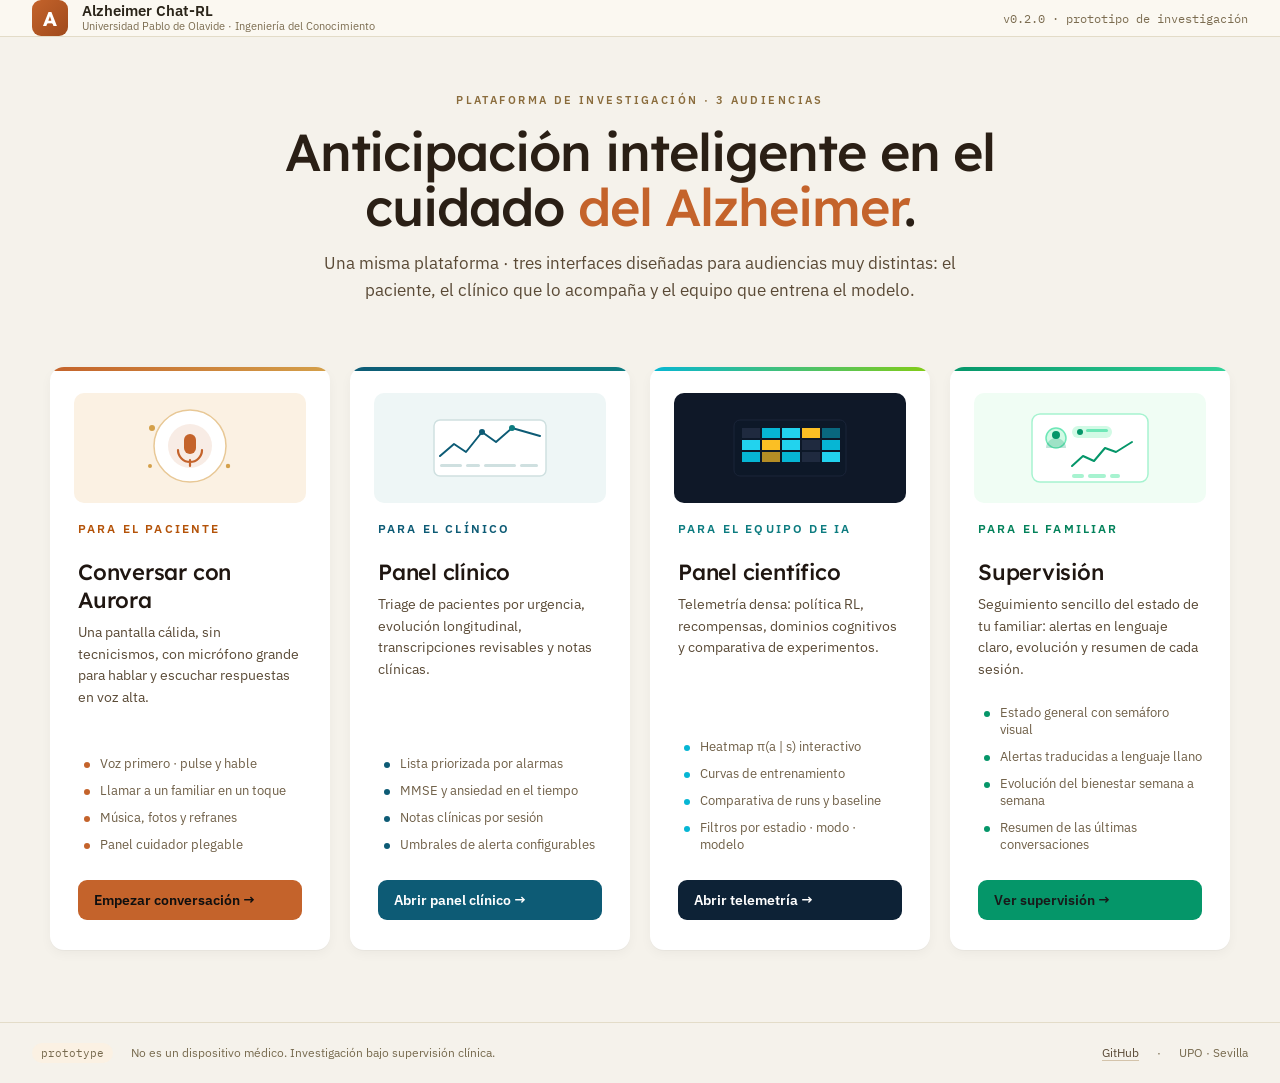
<file: index.html>
<!DOCTYPE html>
<html lang="es">
<head>
<meta charset="UTF-8"/>
<meta name="viewport" content="width=device-width, initial-scale=1.0"/>
<title>Alzheimer Chat-RL · Panel central</title>
<link rel="preconnect" href="https://fonts.googleapis.com"/>
<link rel="preconnect" href="https://fonts.gstatic.com" crossorigin/>
<link href="https://fonts.googleapis.com/css2?family=Lexend:wght@300;400;500;600;700&family=IBM+Plex+Sans:wght@300;400;500;600;700&family=IBM+Plex+Mono:wght@400;500&display=swap" rel="stylesheet"/>
<style>
  * { box-sizing: border-box; margin: 0; padding: 0; }
  html, body { height: 100%; }
  body {
    font-family: 'IBM Plex Sans', system-ui, sans-serif;
    background: #f5f2eb;
    color: #2a2419;
    min-height: 100vh;
    display: flex;
    flex-direction: column;
    overflow-x: hidden;
  }

  /* Topbar */
  .topbar {
    height: 64px;
    display: flex;
    align-items: center;
    padding: 0 32px;
    gap: 14px;
    border-bottom: 1px solid #e3dcc8;
    background: #fbf8f1;
  }
  .brand-mark {
    width: 36px; height: 36px; border-radius: 9px;
    background: linear-gradient(135deg, #c4632b, #a04a1c);
    color: #fff; font-weight: 700; font-size: 20px;
    display: flex; align-items: center; justify-content: center;
    font-family: 'Lexend', sans-serif;
  }
  .brand-text { line-height: 1.2; }
  .brand-title { font-size: 15px; font-weight: 600; color: #2a2419; }
  .brand-sub { font-size: 11px; color: #8a7a5a; }
  .topbar-spacer { flex: 1; }
  .topbar-meta { font-size: 12px; color: #8a7a5a; font-family: 'IBM Plex Mono', monospace; }

  /* Hero */
  main {
    flex: 1;
    display: flex;
    flex-direction: column;
    align-items: center;
    padding: 56px 24px 24px;
    width: 100%;
  }
  .kicker {
    font-size: 11px;
    letter-spacing: .22em;
    font-weight: 600;
    color: #8a6c3c;
    margin-bottom: 18px;
    text-transform: uppercase;
  }
  h1 {
    font-family: 'Lexend', sans-serif;
    font-size: clamp(34px, 5vw, 52px);
    font-weight: 500;
    line-height: 1.05;
    letter-spacing: -.02em;
    text-align: center;
    max-width: 820px;
    color: #2a1f15;
  }
  h1 em {
    font-style: normal;
    color: #c4632b;
  }
  .lead {
    font-size: 17px;
    color: #5a4a36;
    max-width: 640px;
    text-align: center;
    margin-top: 16px;
    line-height: 1.55;
  }

  /* Cards */
  .cards {
    display: grid;
    grid-template-columns: repeat(4, 280px);
    gap: 20px;
    margin-top: 64px;
    margin-bottom: 48px;
  }
  @media (max-width: 1240px) {
    .cards { grid-template-columns: repeat(2, 320px); }
  }
  @media (max-width: 700px) {
    .cards { grid-template-columns: 320px; }
  }

  .card {
    background: #fff;
    border-radius: 14px;
    padding: 30px 28px;
    text-decoration: none;
    color: inherit;
    position: relative;
    overflow: hidden;
    transition: transform .18s ease, box-shadow .18s ease;
    box-shadow: 0 1px 0 #00000008, 0 4px 12px #1a120c0a;
    display: flex;
    flex-direction: column;
    min-height: 360px;
  }
  .card:hover {
    transform: translateY(-3px);
    box-shadow: 0 4px 16px #00000010, 0 18px 48px #1a120c14;
  }
  .card-stripe { position: absolute; top: 0; left: 0; right: 0; height: 4px; }
  .card.mayor    .card-stripe { background: linear-gradient(90deg, #c4632b, #d4a04a); }
  .card.medico   .card-stripe { background: linear-gradient(90deg, #0d5b75, #0d7c80); }
  .card.science  .card-stripe { background: linear-gradient(90deg, #06b6d4, #84cc16); }
  .card.familiar .card-stripe { background: linear-gradient(90deg, #059669, #34d399); }

  .card-audience {
    font-size: 10px;
    letter-spacing: .18em;
    font-weight: 600;
    text-transform: uppercase;
    margin-bottom: 22px;
  }
  .mayor   .card-audience { color: #b45309; }
  .medico  .card-audience { color: #0d5b75; }
  .science .card-audience { color: #0d7c80; }
  .familiar .card-audience { color: #059669; }

  .card-illus {
    height: 110px;
    margin: -4px -4px 18px;
    border-radius: 10px;
    display: flex; align-items: center; justify-content: center;
  }
  .mayor   .card-illus { background: #fbf1e3; }
  .medico  .card-illus { background: #eef6f6; }
  .science .card-illus { background: #0f1828; }
  .familiar .card-illus { background: #f0fdf4; }

  .card-title {
    font-family: 'Lexend', sans-serif;
    font-size: 22px;
    font-weight: 500;
    color: #1f1611;
    letter-spacing: -.01em;
    margin-bottom: 8px;
  }
  .card-desc {
    font-size: 14px;
    color: #5a4a36;
    line-height: 1.55;
    margin-bottom: 18px;
    flex: 1;
  }
  .card-features {
    list-style: none;
    margin-bottom: 22px;
  }
  .card-features li {
    font-size: 13px;
    color: #6f5f47;
    padding: 5px 0;
    padding-left: 22px;
    position: relative;
  }
  .card-features li::before {
    content: '';
    position: absolute;
    left: 6px; top: 12px;
    width: 6px; height: 6px;
    border-radius: 50%;
  }
  .mayor   .card-features li::before { background: #c4632b; }
  .medico  .card-features li::before { background: #0d5b75; }
  .science .card-features li::before { background: #06b6d4; }
  .familiar .card-features li::before { background: #059669; }

  .card-cta {
    display: inline-flex; align-items: center; gap: 8px;
    padding: 11px 16px;
    border-radius: 9px;
    font-weight: 600;
    font-size: 14px;
    color: #fff;
  }
  .mayor   .card-cta { background: #c4632b; }
  .medico  .card-cta { background: #0d5b75; }
  .science .card-cta { background: #0d2236; }
  .familiar .card-cta { background: #059669; }

  /* Footer */
  .footer {
    margin-top: auto;
    padding: 20px 32px;
    border-top: 1px solid #e3dcc8;
    font-size: 12px;
    color: #8a7a5a;
    display: flex;
    align-items: center;
    gap: 18px;
    flex-wrap: wrap;
  }
  .footer a { color: #5a4a36; text-decoration: none; border-bottom: 1px solid #d4c4ab; }
  .footer a:hover { color: #2a1f15; }
  .footer-tag {
    display: inline-flex; align-items: center; gap: 6px;
    padding: 3px 9px; border-radius: 99px;
    background: #fbf1e3; color: #8a6c3c;
    font-family: 'IBM Plex Mono', monospace;
    font-size: 11px;
  }
</style>
<link rel="stylesheet" href="impeccable-fix.css?v=20261124">
</head>
<body>

<header class="topbar">
  <div class="brand-mark">A</div>
  <div class="brand-text">
    <div class="brand-title">Alzheimer Chat-RL</div>
    <div class="brand-sub">Universidad Pablo de Olavide · Ingeniería del Conocimiento</div>
  </div>
  <div class="topbar-spacer"></div>
  <span class="topbar-meta">v0.2.0 · prototipo de investigación</span>
</header>

<main>
  <div class="kicker">Plataforma de investigación · 3 audiencias</div>
  <h1>Anticipación inteligente en el cuidado <em>del Alzheimer</em>.</h1>
  <p class="lead">Una misma plataforma · tres interfaces diseñadas para audiencias muy distintas: el paciente, el clínico que lo acompaña y el equipo que entrena el modelo.</p>

  <div class="cards">

    <a class="card mayor" href="app.html">
      <span class="card-stripe"></span>
      <div class="card-illus">
        <!-- Mic-warmth illustration -->
        <svg width="120" height="84" viewBox="0 0 120 84" fill="none">
          <circle cx="60" cy="40" r="36" fill="#fff" stroke="#e8c896" stroke-width="1.5"/>
          <circle cx="60" cy="40" r="22" fill="#c4632b" opacity=".12"/>
          <rect x="54" y="28" width="12" height="20" rx="6" fill="#c4632b"/>
          <path d="M48 44a12 12 0 0 0 24 0M60 54v6" stroke="#c4632b" stroke-width="2.2" stroke-linecap="round" fill="none"/>
          <circle cx="22" cy="22" r="3" fill="#d4a04a"/>
          <circle cx="98" cy="60" r="2.2" fill="#d4a04a"/>
          <circle cx="20" cy="60" r="2" fill="#d4a04a"/>
        </svg>
      </div>
      <div class="card-audience">Para el paciente</div>
      <div class="card-title">Conversar con Aurora</div>
      <div class="card-desc">Una pantalla cálida, sin tecnicismos, con micrófono grande para hablar y escuchar respuestas en voz alta.</div>
      <ul class="card-features">
        <li>Voz primero · pulse y hable</li>
        <li>Llamar a un familiar en un toque</li>
        <li>Música, fotos y refranes</li>
        <li>Panel cuidador plegable</li>
      </ul>
      <span class="card-cta">Empezar conversación →</span>
    </a>

    <a class="card medico" href="dashboard.html">
      <span class="card-stripe"></span>
      <div class="card-illus">
        <svg width="140" height="84" viewBox="0 0 140 84" fill="none">
          <rect x="14" y="14" width="112" height="56" rx="6" fill="#fff" stroke="#cfe0e0" stroke-width="1.5"/>
          <path d="M20 50 L34 38 L46 46 L62 26 L76 36 L92 22 L120 30"
            fill="none" stroke="#0d5b75" stroke-width="2" stroke-linecap="round" stroke-linejoin="round"/>
          <circle cx="62" cy="26" r="3" fill="#0d5b75"/>
          <circle cx="92" cy="22" r="3" fill="#0d7c80"/>
          <rect x="20" y="58" width="22" height="3" rx="1.5" fill="#cfe0e0"/>
          <rect x="46" y="58" width="14" height="3" rx="1.5" fill="#cfe0e0"/>
          <rect x="64" y="58" width="32" height="3" rx="1.5" fill="#cfe0e0"/>
          <rect x="100" y="58" width="18" height="3" rx="1.5" fill="#cfe0e0"/>
        </svg>
      </div>
      <div class="card-audience">Para el clínico</div>
      <div class="card-title">Panel clínico</div>
      <div class="card-desc">Triage de pacientes por urgencia, evolución longitudinal, transcripciones revisables y notas clínicas.</div>
      <ul class="card-features">
        <li>Lista priorizada por alarmas</li>
        <li>MMSE y ansiedad en el tiempo</li>
        <li>Notas clínicas por sesión</li>
        <li>Umbrales de alerta configurables</li>
      </ul>
      <span class="card-cta">Abrir panel clínico →</span>
    </a>

    <a class="card science" href="science.html">
      <span class="card-stripe"></span>
      <div class="card-illus">
        <svg width="140" height="84" viewBox="0 0 140 84" fill="none">
          <rect x="14" y="14" width="112" height="56" rx="6" fill="#0d1828" stroke="#1a2438" stroke-width="1"/>
          <!-- heatmap mini -->
          <g>
            <rect x="22" y="22" width="18" height="10" fill="#1f2a3f"/>
            <rect x="42" y="22" width="18" height="10" fill="#06b6d4"/>
            <rect x="62" y="22" width="18" height="10" fill="#22d3ee"/>
            <rect x="82" y="22" width="18" height="10" fill="#fbbf24"/>
            <rect x="102" y="22" width="18" height="10" fill="#06b6d4" opacity=".5"/>
            <rect x="22" y="34" width="18" height="10" fill="#22d3ee"/>
            <rect x="42" y="34" width="18" height="10" fill="#fbbf24"/>
            <rect x="62" y="34" width="18" height="10" fill="#22d3ee"/>
            <rect x="82" y="34" width="18" height="10" fill="#1f2a3f"/>
            <rect x="102" y="34" width="18" height="10" fill="#06b6d4"/>
            <rect x="22" y="46" width="18" height="10" fill="#06b6d4"/>
            <rect x="42" y="46" width="18" height="10" fill="#fbbf24" opacity=".7"/>
            <rect x="62" y="46" width="18" height="10" fill="#06b6d4"/>
            <rect x="82" y="46" width="18" height="10" fill="#1f2a3f"/>
            <rect x="102" y="46" width="18" height="10" fill="#22d3ee"/>
          </g>
        </svg>
      </div>
      <div class="card-audience">Para el equipo de IA</div>
      <div class="card-title">Panel científico</div>
      <div class="card-desc">Telemetría densa: política RL, recompensas, dominios cognitivos y comparativa de experimentos.</div>
      <ul class="card-features">
        <li>Heatmap π(a | s) interactivo</li>
        <li>Curvas de entrenamiento</li>
        <li>Comparativa de runs y baseline</li>
        <li>Filtros por estadio · modo · modelo</li>
      </ul>
      <span class="card-cta">Abrir telemetría →</span>
    </a>

    <a class="card familiar" href="supervise.html">
      <span class="card-stripe"></span>
      <div class="card-illus">
        <svg width="140" height="84" viewBox="0 0 140 84" fill="none">
          <!-- card frame -->
          <rect x="12" y="8" width="116" height="68" rx="8" fill="#fff" stroke="#a7f3d0" stroke-width="1.5"/>
          <!-- person avatar -->
          <circle cx="36" cy="32" r="10" fill="#d1fae5" stroke="#6ee7b7" stroke-width="1.5"/>
          <circle cx="36" cy="29" r="4" fill="#059669"/>
          <path d="M26 42c0-5.5 4.5-10 10-10s10 4.5 10 10" fill="#059669" opacity=".25"/>
          <!-- status pill -->
          <rect x="52" y="20" width="40" height="12" rx="6" fill="#d1fae5"/>
          <circle cx="60" cy="26" r="3" fill="#059669"/>
          <rect x="66" y="23" width="22" height="3" rx="1.5" fill="#6ee7b7"/>
          <!-- trend line -->
          <polyline points="52,60 63,50 74,55 85,42 96,46 112,36" stroke="#059669" stroke-width="2" stroke-linecap="round" stroke-linejoin="round" fill="none"/>
          <!-- mini bars -->
          <rect x="52" y="68" width="12" height="4" rx="2" fill="#a7f3d0"/>
          <rect x="68" y="68" width="18" height="4" rx="2" fill="#a7f3d0"/>
          <rect x="90" y="68" width="10" height="4" rx="2" fill="#a7f3d0"/>
        </svg>
      </div>
      <div class="card-audience">Para el familiar</div>
      <div class="card-title">Supervisión</div>
      <div class="card-desc">Seguimiento sencillo del estado de tu familiar: alertas en lenguaje claro, evolución y resumen de cada sesión.</div>
      <ul class="card-features">
        <li>Estado general con semáforo visual</li>
        <li>Alertas traducidas a lenguaje llano</li>
        <li>Evolución del bienestar semana a semana</li>
        <li>Resumen de las últimas conversaciones</li>
      </ul>
      <span class="card-cta">Ver supervisión →</span>
    </a>

  </div>
</main>

<footer class="footer">
  <span class="footer-tag">prototype</span>
  <span>No es un dispositivo médico. Investigación bajo supervisión clínica.</span>
  <span style="flex: 1"></span>
  <a href="https://github.com/upocuantitativo/alzheimer-chat-rl" target="_blank">GitHub</a>
  <span>·</span>
  <span>UPO · Sevilla</span>
</footer>

</body>
</html>
</file>
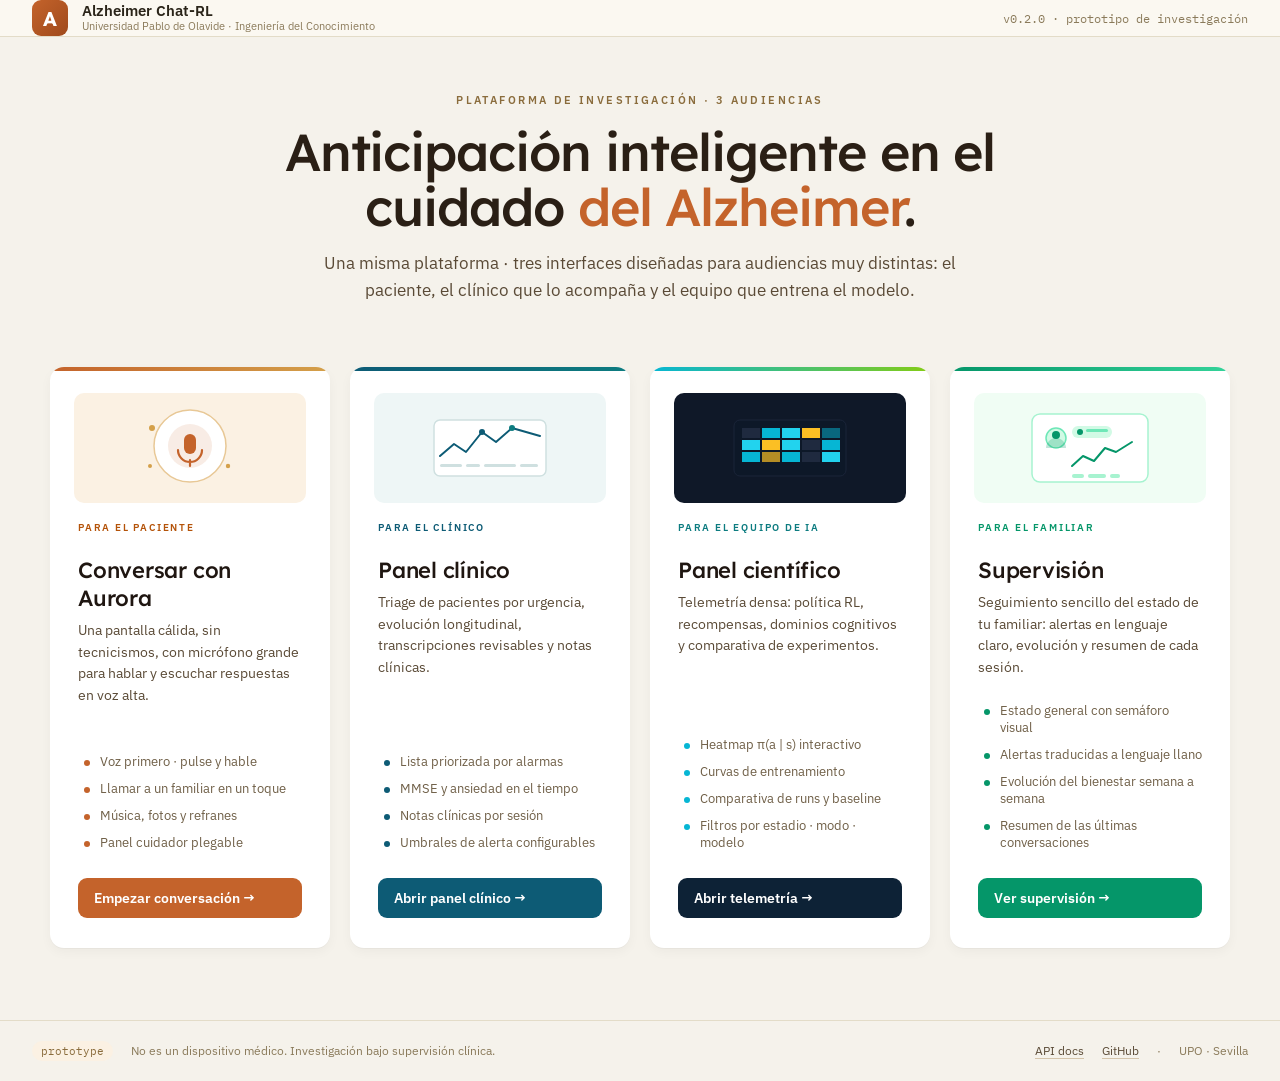
<file: static/landing.html>
<!DOCTYPE html>
<html lang="es">
<head>
<meta charset="UTF-8"/>
<meta name="viewport" content="width=device-width, initial-scale=1.0"/>
<title>Alzheimer Chat-RL · Panel central</title>
<link rel="preconnect" href="https://fonts.googleapis.com"/>
<link rel="preconnect" href="https://fonts.gstatic.com" crossorigin/>
<link href="https://fonts.googleapis.com/css2?family=Lexend:wght@300;400;500;600;700&family=IBM+Plex+Sans:wght@300;400;500;600;700&family=IBM+Plex+Mono:wght@400;500&display=swap" rel="stylesheet"/>
<style>
  * { box-sizing: border-box; margin: 0; padding: 0; }
  html, body { height: 100%; }
  body {
    font-family: 'IBM Plex Sans', system-ui, sans-serif;
    background: #f5f2eb;
    color: #2a2419;
    min-height: 100vh;
    display: flex;
    flex-direction: column;
    overflow-x: hidden;
  }

  /* Topbar */
  .topbar {
    height: 64px;
    display: flex;
    align-items: center;
    padding: 0 32px;
    gap: 14px;
    border-bottom: 1px solid #e3dcc8;
    background: #fbf8f1;
  }
  .brand-mark {
    width: 36px; height: 36px; border-radius: 9px;
    background: linear-gradient(135deg, #c4632b, #a04a1c);
    color: #fff; font-weight: 700; font-size: 20px;
    display: flex; align-items: center; justify-content: center;
    font-family: 'Lexend', sans-serif;
  }
  .brand-text { line-height: 1.2; }
  .brand-title { font-size: 15px; font-weight: 600; color: #2a2419; }
  .brand-sub { font-size: 11px; color: #8a7a5a; }
  .topbar-spacer { flex: 1; }
  .topbar-meta { font-size: 12px; color: #8a7a5a; font-family: 'IBM Plex Mono', monospace; }

  /* Hero */
  main {
    flex: 1;
    display: flex;
    flex-direction: column;
    align-items: center;
    padding: 56px 24px 24px;
    width: 100%;
  }
  .kicker {
    font-size: 11px;
    letter-spacing: .22em;
    font-weight: 600;
    color: #8a6c3c;
    margin-bottom: 18px;
    text-transform: uppercase;
  }
  h1 {
    font-family: 'Lexend', sans-serif;
    font-size: clamp(34px, 5vw, 52px);
    font-weight: 500;
    line-height: 1.05;
    letter-spacing: -.02em;
    text-align: center;
    max-width: 820px;
    color: #2a1f15;
  }
  h1 em {
    font-style: normal;
    color: #c4632b;
  }
  .lead {
    font-size: 17px;
    color: #5a4a36;
    max-width: 640px;
    text-align: center;
    margin-top: 16px;
    line-height: 1.55;
  }

  /* Cards */
  .cards {
    display: grid;
    grid-template-columns: repeat(4, 280px);
    gap: 20px;
    margin-top: 64px;
    margin-bottom: 48px;
  }
  @media (max-width: 1240px) {
    .cards { grid-template-columns: repeat(2, 320px); }
  }
  @media (max-width: 700px) {
    .cards { grid-template-columns: 320px; }
  }

  .card {
    background: #fff;
    border-radius: 14px;
    padding: 30px 28px;
    text-decoration: none;
    color: inherit;
    position: relative;
    overflow: hidden;
    transition: transform .18s ease, box-shadow .18s ease;
    box-shadow: 0 1px 0 #00000008, 0 4px 12px #1a120c0a;
    display: flex;
    flex-direction: column;
    min-height: 360px;
  }
  .card:hover {
    transform: translateY(-3px);
    box-shadow: 0 4px 16px #00000010, 0 18px 48px #1a120c14;
  }
  .card-stripe { position: absolute; top: 0; left: 0; right: 0; height: 4px; }
  .card.mayor    .card-stripe { background: linear-gradient(90deg, #c4632b, #d4a04a); }
  .card.medico   .card-stripe { background: linear-gradient(90deg, #0d5b75, #0d7c80); }
  .card.science  .card-stripe { background: linear-gradient(90deg, #06b6d4, #84cc16); }
  .card.familiar .card-stripe { background: linear-gradient(90deg, #059669, #34d399); }

  .card-audience {
    font-size: 10px;
    letter-spacing: .18em;
    font-weight: 600;
    text-transform: uppercase;
    margin-bottom: 22px;
  }
  .mayor   .card-audience { color: #b45309; }
  .medico  .card-audience { color: #0d5b75; }
  .science .card-audience { color: #0d7c80; }
  .familiar .card-audience { color: #059669; }

  .card-illus {
    height: 110px;
    margin: -4px -4px 18px;
    border-radius: 10px;
    display: flex; align-items: center; justify-content: center;
  }
  .mayor   .card-illus { background: #fbf1e3; }
  .medico  .card-illus { background: #eef6f6; }
  .science .card-illus { background: #0f1828; }
  .familiar .card-illus { background: #f0fdf4; }

  .card-title {
    font-family: 'Lexend', sans-serif;
    font-size: 22px;
    font-weight: 500;
    color: #1f1611;
    letter-spacing: -.01em;
    margin-bottom: 8px;
  }
  .card-desc {
    font-size: 14px;
    color: #5a4a36;
    line-height: 1.55;
    margin-bottom: 18px;
    flex: 1;
  }
  .card-features {
    list-style: none;
    margin-bottom: 22px;
  }
  .card-features li {
    font-size: 13px;
    color: #6f5f47;
    padding: 5px 0;
    padding-left: 22px;
    position: relative;
  }
  .card-features li::before {
    content: '';
    position: absolute;
    left: 6px; top: 12px;
    width: 6px; height: 6px;
    border-radius: 50%;
  }
  .mayor   .card-features li::before { background: #c4632b; }
  .medico  .card-features li::before { background: #0d5b75; }
  .science .card-features li::before { background: #06b6d4; }
  .familiar .card-features li::before { background: #059669; }

  .card-cta {
    display: inline-flex; align-items: center; gap: 8px;
    padding: 11px 16px;
    border-radius: 9px;
    font-weight: 600;
    font-size: 14px;
    color: #fff;
  }
  .mayor   .card-cta { background: #c4632b; }
  .medico  .card-cta { background: #0d5b75; }
  .science .card-cta { background: #0d2236; }
  .familiar .card-cta { background: #059669; }

  /* Footer */
  .footer {
    margin-top: auto;
    padding: 20px 32px;
    border-top: 1px solid #e3dcc8;
    font-size: 12px;
    color: #8a7a5a;
    display: flex;
    align-items: center;
    gap: 18px;
    flex-wrap: wrap;
  }
  .footer a { color: #5a4a36; text-decoration: none; border-bottom: 1px solid #d4c4ab; }
  .footer a:hover { color: #2a1f15; }
  .footer-tag {
    display: inline-flex; align-items: center; gap: 6px;
    padding: 3px 9px; border-radius: 99px;
    background: #fbf1e3; color: #8a6c3c;
    font-family: 'IBM Plex Mono', monospace;
    font-size: 11px;
  }
</style>
</head>
<body>

<header class="topbar">
  <div class="brand-mark">A</div>
  <div class="brand-text">
    <div class="brand-title">Alzheimer Chat-RL</div>
    <div class="brand-sub">Universidad Pablo de Olavide · Ingeniería del Conocimiento</div>
  </div>
  <div class="topbar-spacer"></div>
  <span class="topbar-meta">v0.2.0 · prototipo de investigación</span>
</header>

<main>
  <div class="kicker">Plataforma de investigación · 3 audiencias</div>
  <h1>Anticipación inteligente en el cuidado <em>del Alzheimer</em>.</h1>
  <p class="lead">Una misma plataforma · tres interfaces diseñadas para audiencias muy distintas: el paciente, el clínico que lo acompaña y el equipo que entrena el modelo.</p>

  <div class="cards">

    <a class="card mayor" href="/app">
      <span class="card-stripe"></span>
      <div class="card-illus">
        <!-- Mic-warmth illustration -->
        <svg width="120" height="84" viewBox="0 0 120 84" fill="none">
          <circle cx="60" cy="40" r="36" fill="#fff" stroke="#e8c896" stroke-width="1.5"/>
          <circle cx="60" cy="40" r="22" fill="#c4632b" opacity=".12"/>
          <rect x="54" y="28" width="12" height="20" rx="6" fill="#c4632b"/>
          <path d="M48 44a12 12 0 0 0 24 0M60 54v6" stroke="#c4632b" stroke-width="2.2" stroke-linecap="round" fill="none"/>
          <circle cx="22" cy="22" r="3" fill="#d4a04a"/>
          <circle cx="98" cy="60" r="2.2" fill="#d4a04a"/>
          <circle cx="20" cy="60" r="2" fill="#d4a04a"/>
        </svg>
      </div>
      <div class="card-audience">Para el paciente</div>
      <div class="card-title">Conversar con Aurora</div>
      <div class="card-desc">Una pantalla cálida, sin tecnicismos, con micrófono grande para hablar y escuchar respuestas en voz alta.</div>
      <ul class="card-features">
        <li>Voz primero · pulse y hable</li>
        <li>Llamar a un familiar en un toque</li>
        <li>Música, fotos y refranes</li>
        <li>Panel cuidador plegable</li>
      </ul>
      <span class="card-cta">Empezar conversación →</span>
    </a>

    <a class="card medico" href="/dashboard">
      <span class="card-stripe"></span>
      <div class="card-illus">
        <svg width="140" height="84" viewBox="0 0 140 84" fill="none">
          <rect x="14" y="14" width="112" height="56" rx="6" fill="#fff" stroke="#cfe0e0" stroke-width="1.5"/>
          <path d="M20 50 L34 38 L46 46 L62 26 L76 36 L92 22 L120 30"
            fill="none" stroke="#0d5b75" stroke-width="2" stroke-linecap="round" stroke-linejoin="round"/>
          <circle cx="62" cy="26" r="3" fill="#0d5b75"/>
          <circle cx="92" cy="22" r="3" fill="#0d7c80"/>
          <rect x="20" y="58" width="22" height="3" rx="1.5" fill="#cfe0e0"/>
          <rect x="46" y="58" width="14" height="3" rx="1.5" fill="#cfe0e0"/>
          <rect x="64" y="58" width="32" height="3" rx="1.5" fill="#cfe0e0"/>
          <rect x="100" y="58" width="18" height="3" rx="1.5" fill="#cfe0e0"/>
        </svg>
      </div>
      <div class="card-audience">Para el clínico</div>
      <div class="card-title">Panel clínico</div>
      <div class="card-desc">Triage de pacientes por urgencia, evolución longitudinal, transcripciones revisables y notas clínicas.</div>
      <ul class="card-features">
        <li>Lista priorizada por alarmas</li>
        <li>MMSE y ansiedad en el tiempo</li>
        <li>Notas clínicas por sesión</li>
        <li>Umbrales de alerta configurables</li>
      </ul>
      <span class="card-cta">Abrir panel clínico →</span>
    </a>

    <a class="card science" href="/science">
      <span class="card-stripe"></span>
      <div class="card-illus">
        <svg width="140" height="84" viewBox="0 0 140 84" fill="none">
          <rect x="14" y="14" width="112" height="56" rx="6" fill="#0d1828" stroke="#1a2438" stroke-width="1"/>
          <!-- heatmap mini -->
          <g>
            <rect x="22" y="22" width="18" height="10" fill="#1f2a3f"/>
            <rect x="42" y="22" width="18" height="10" fill="#06b6d4"/>
            <rect x="62" y="22" width="18" height="10" fill="#22d3ee"/>
            <rect x="82" y="22" width="18" height="10" fill="#fbbf24"/>
            <rect x="102" y="22" width="18" height="10" fill="#06b6d4" opacity=".5"/>
            <rect x="22" y="34" width="18" height="10" fill="#22d3ee"/>
            <rect x="42" y="34" width="18" height="10" fill="#fbbf24"/>
            <rect x="62" y="34" width="18" height="10" fill="#22d3ee"/>
            <rect x="82" y="34" width="18" height="10" fill="#1f2a3f"/>
            <rect x="102" y="34" width="18" height="10" fill="#06b6d4"/>
            <rect x="22" y="46" width="18" height="10" fill="#06b6d4"/>
            <rect x="42" y="46" width="18" height="10" fill="#fbbf24" opacity=".7"/>
            <rect x="62" y="46" width="18" height="10" fill="#06b6d4"/>
            <rect x="82" y="46" width="18" height="10" fill="#1f2a3f"/>
            <rect x="102" y="46" width="18" height="10" fill="#22d3ee"/>
          </g>
        </svg>
      </div>
      <div class="card-audience">Para el equipo de IA</div>
      <div class="card-title">Panel científico</div>
      <div class="card-desc">Telemetría densa: política RL, recompensas, dominios cognitivos y comparativa de experimentos.</div>
      <ul class="card-features">
        <li>Heatmap π(a | s) interactivo</li>
        <li>Curvas de entrenamiento</li>
        <li>Comparativa de runs y baseline</li>
        <li>Filtros por estadio · modo · modelo</li>
      </ul>
      <span class="card-cta">Abrir telemetría →</span>
    </a>

    <a class="card familiar" href="/supervise">
      <span class="card-stripe"></span>
      <div class="card-illus">
        <svg width="140" height="84" viewBox="0 0 140 84" fill="none">
          <!-- card frame -->
          <rect x="12" y="8" width="116" height="68" rx="8" fill="#fff" stroke="#a7f3d0" stroke-width="1.5"/>
          <!-- person avatar -->
          <circle cx="36" cy="32" r="10" fill="#d1fae5" stroke="#6ee7b7" stroke-width="1.5"/>
          <circle cx="36" cy="29" r="4" fill="#059669"/>
          <path d="M26 42c0-5.5 4.5-10 10-10s10 4.5 10 10" fill="#059669" opacity=".25"/>
          <!-- status pill -->
          <rect x="52" y="20" width="40" height="12" rx="6" fill="#d1fae5"/>
          <circle cx="60" cy="26" r="3" fill="#059669"/>
          <rect x="66" y="23" width="22" height="3" rx="1.5" fill="#6ee7b7"/>
          <!-- trend line -->
          <polyline points="52,60 63,50 74,55 85,42 96,46 112,36" stroke="#059669" stroke-width="2" stroke-linecap="round" stroke-linejoin="round" fill="none"/>
          <!-- mini bars -->
          <rect x="52" y="68" width="12" height="4" rx="2" fill="#a7f3d0"/>
          <rect x="68" y="68" width="18" height="4" rx="2" fill="#a7f3d0"/>
          <rect x="90" y="68" width="10" height="4" rx="2" fill="#a7f3d0"/>
        </svg>
      </div>
      <div class="card-audience">Para el familiar</div>
      <div class="card-title">Supervisión</div>
      <div class="card-desc">Seguimiento sencillo del estado de tu familiar: alertas en lenguaje claro, evolución y resumen de cada sesión.</div>
      <ul class="card-features">
        <li>Estado general con semáforo visual</li>
        <li>Alertas traducidas a lenguaje llano</li>
        <li>Evolución del bienestar semana a semana</li>
        <li>Resumen de las últimas conversaciones</li>
      </ul>
      <span class="card-cta">Ver supervisión →</span>
    </a>

  </div>
</main>

<footer class="footer">
  <span class="footer-tag">prototype</span>
  <span>No es un dispositivo médico. Investigación bajo supervisión clínica.</span>
  <span style="flex: 1"></span>
  <a href="/docs">API docs</a>
  <a href="https://github.com/upocuantitativo/alzheimer-chat-rl" target="_blank">GitHub</a>
  <span>·</span>
  <span>UPO · Sevilla</span>
</footer>

</body>
</html>
</file>
<file: impeccable-fix.css>
/* Correcciones de legibilidad (impeccable detect), 2026-11-24. Solo color y tamaño de letra.
   Para deshacerlas: quitar el <link> a este fichero en el HTML. */
a.card.familiar > div.card-audience { color: #04825b !important; font-size: 12px !important; }
a.card.familiar > span.card-cta { color: #191919 !important; }
a.card.mayor > div.card-audience { font-size: 12px !important; }
a.card.mayor > span.card-cta { color: #0f0f0f !important; }
a.card.medico > div.card-audience { font-size: 12px !important; }
a.card.science > div.card-audience { font-size: 12px !important; }
div.brand-sub { color: #7b6c50 !important; }
footer.footer > span { color: #776a4e !important; }
span.topbar-meta { color: #7b6c50 !important; }
</file>
